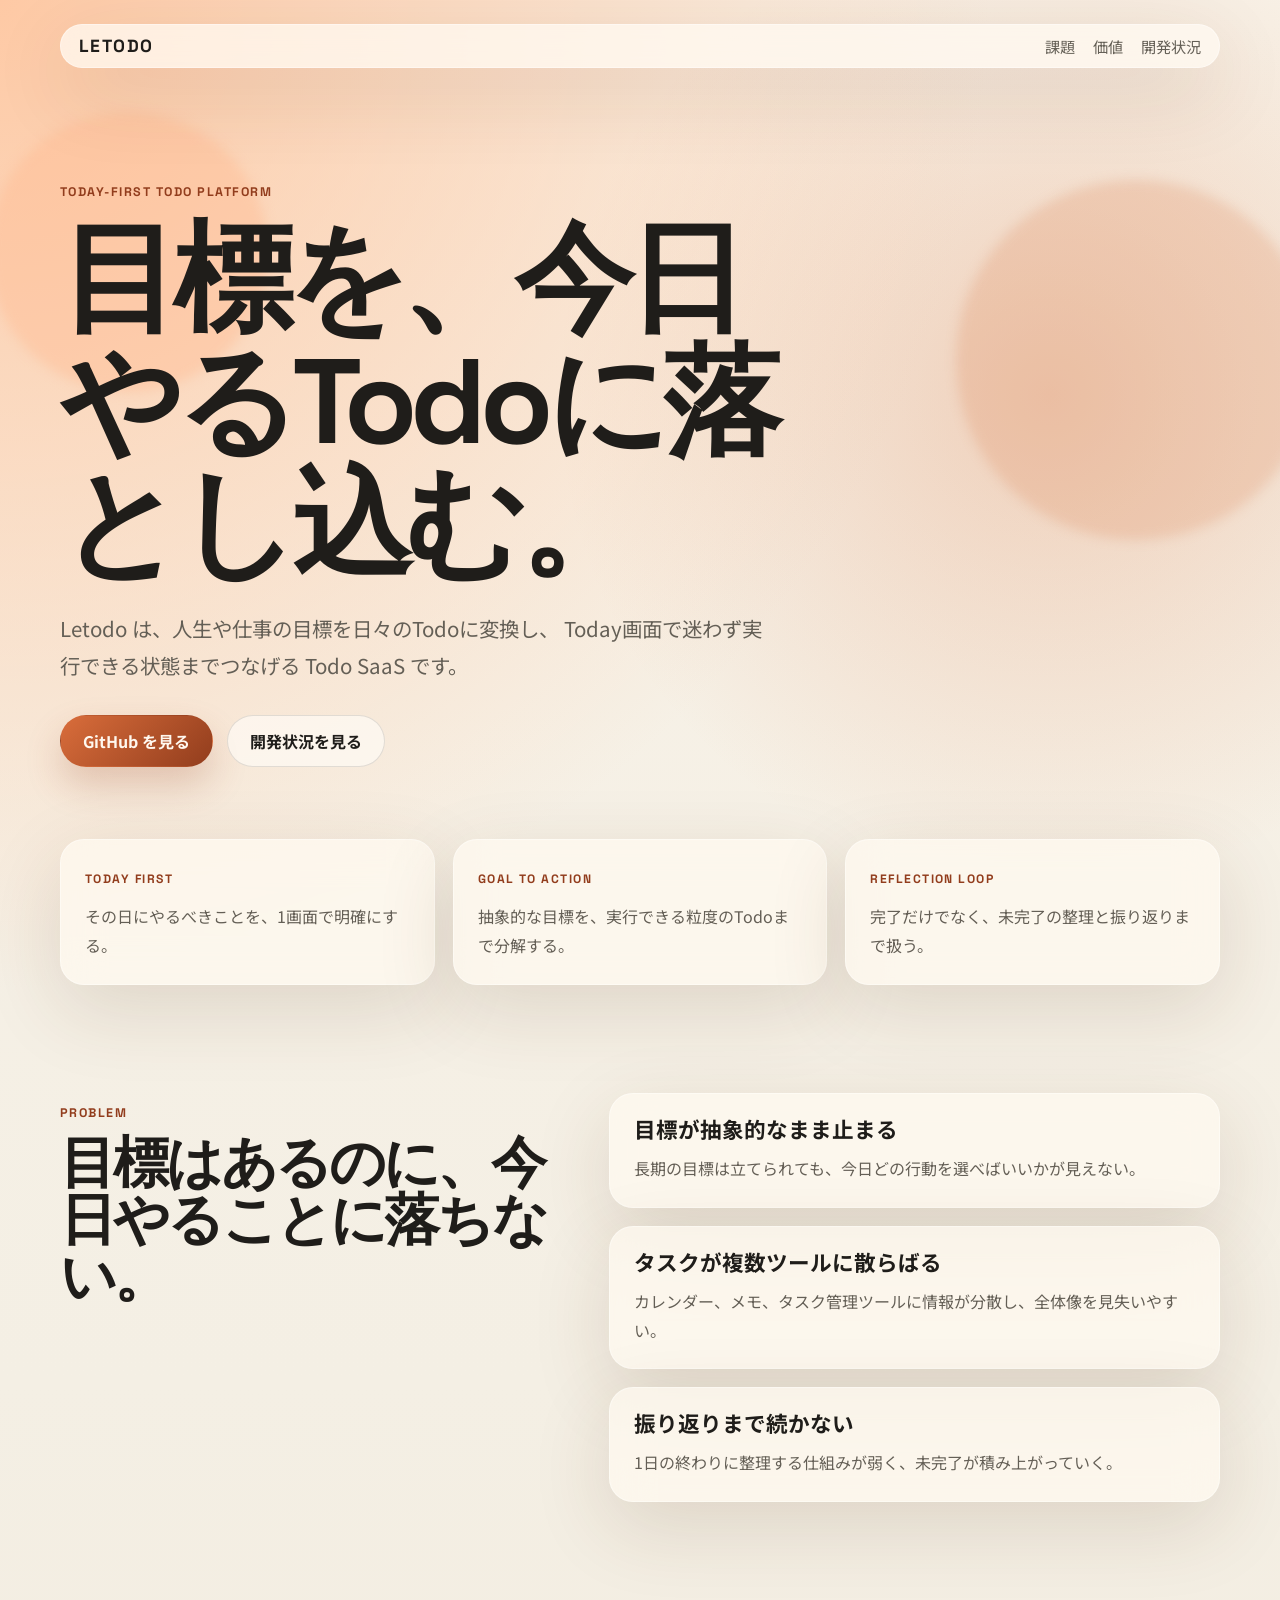
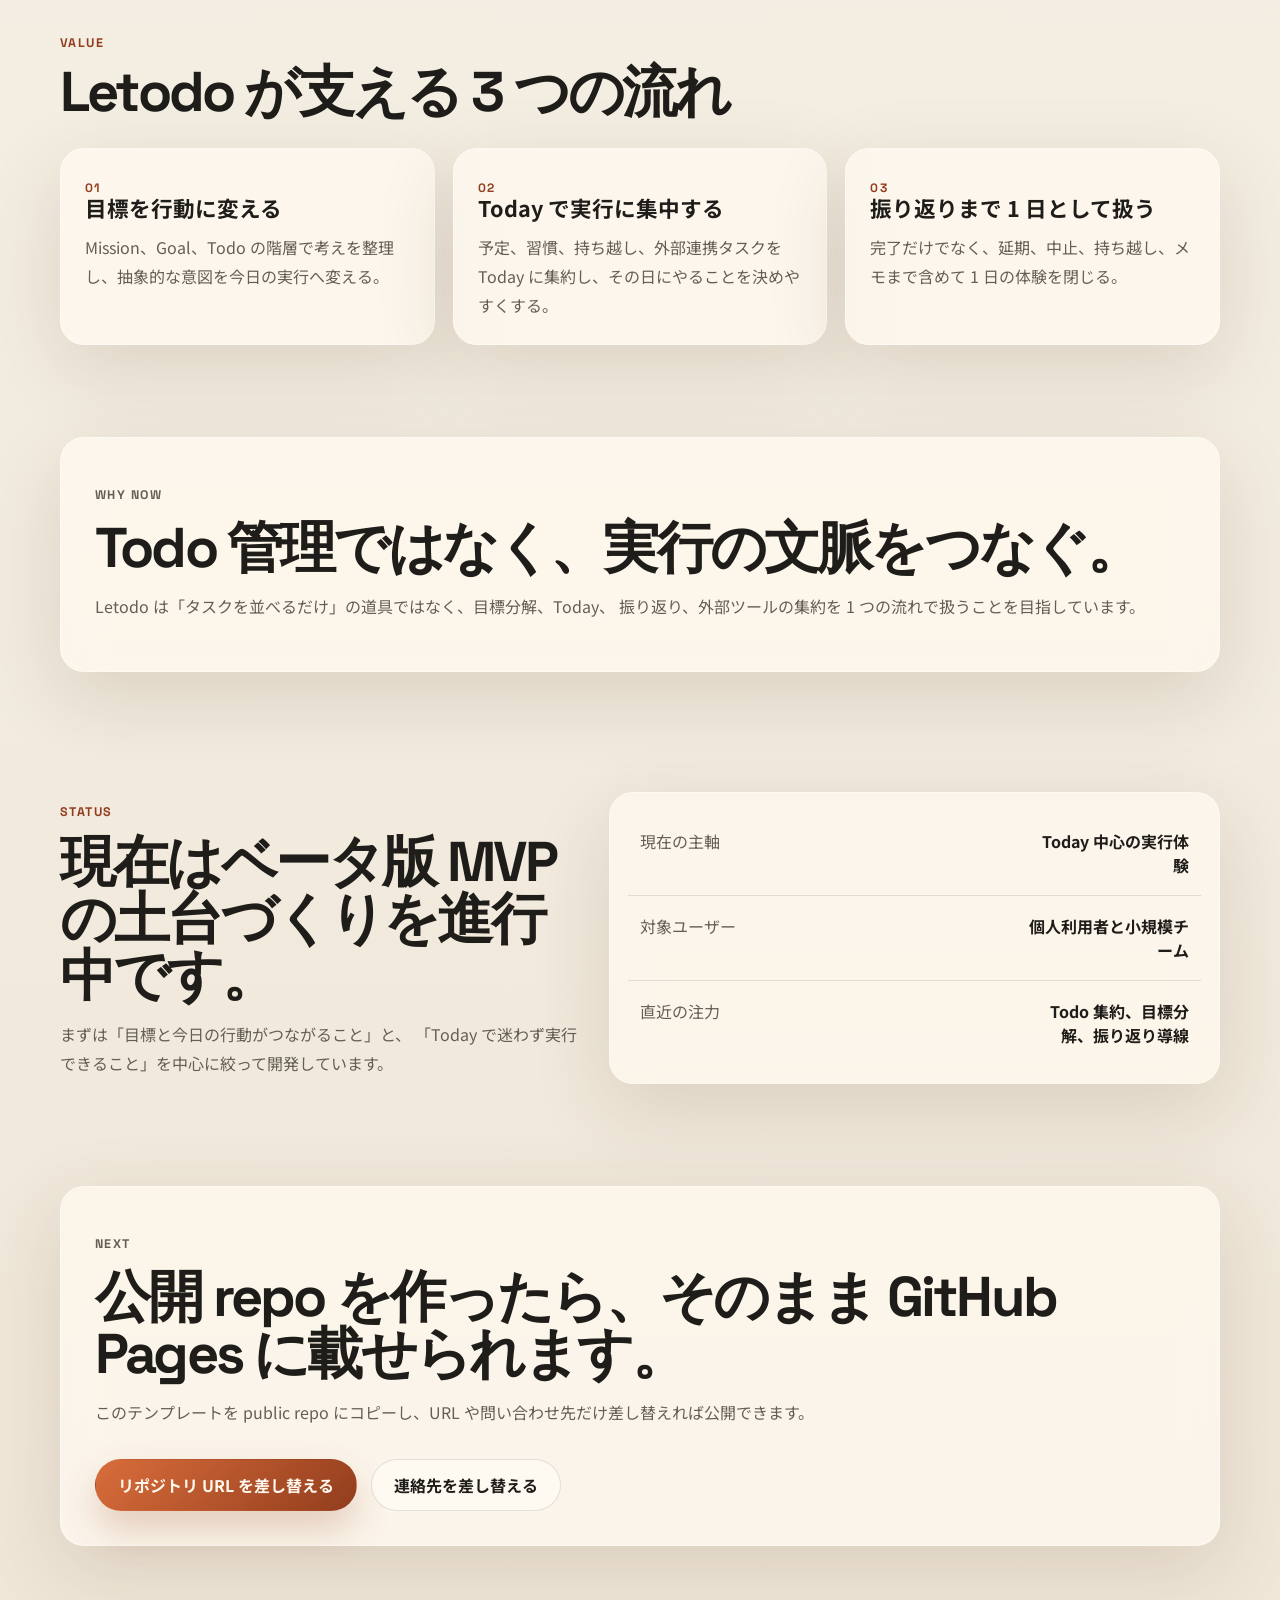
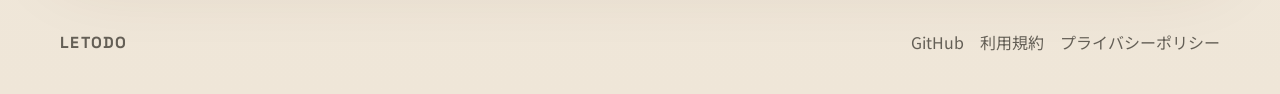
<file: index.html>
<!DOCTYPE html>
<html lang="ja">
  <head>
    <meta charset="UTF-8" />
    <meta name="viewport" content="width=device-width, initial-scale=1.0" />
    <title>Letodo | 目標を、今日やるTodoに落とし込む</title>
    <meta
      name="description"
      content="Letodo は、人生や仕事の目標を日々のTodoに落とし込み、Today画面で実行までつなげる Todo SaaS です。"
    />
    <meta property="og:title" content="Letodo" />
    <meta
      property="og:description"
      content="目標を、今日やるTodoに落とし込み、達成まで支援する。"
    />
    <meta property="og:type" content="website" />
    <meta property="og:locale" content="ja_JP" />
    <link rel="stylesheet" href="./styles.css" />
  </head>
  <body>
    <div class="page-shell">
      <header class="hero">
        <div class="hero__glow hero__glow--left"></div>
        <div class="hero__glow hero__glow--right"></div>
        <nav class="nav">
          <a class="nav__brand" href="#top">Letodo</a>
          <div class="nav__links">
            <a href="#problem">課題</a>
            <a href="#value">価値</a>
            <a href="#status">開発状況</a>
          </div>
        </nav>

        <div class="hero__content" id="top">
          <p class="eyebrow">TODAY-FIRST TODO PLATFORM</p>
          <h1>目標を、今日やるTodoに落とし込む。</h1>
          <p class="hero__lead">
            Letodo は、人生や仕事の目標を日々のTodoに変換し、
            Today画面で迷わず実行できる状態までつなげる Todo SaaS です。
          </p>
          <div class="hero__actions">
            <a
              class="button button--primary"
              href="https://github.com/hitaiji/letodo-site"
            >
              GitHub を見る
            </a>
            <a class="button button--ghost" href="#status">開発状況を見る</a>
          </div>

          <div class="hero__highlights" aria-label="Letodo の特徴">
            <article class="highlight-card">
              <span class="highlight-card__label">Today First</span>
              <p>その日にやるべきことを、1画面で明確にする。</p>
            </article>
            <article class="highlight-card">
              <span class="highlight-card__label">Goal to Action</span>
              <p>抽象的な目標を、実行できる粒度のTodoまで分解する。</p>
            </article>
            <article class="highlight-card">
              <span class="highlight-card__label">Reflection Loop</span>
              <p>完了だけでなく、未完了の整理と振り返りまで扱う。</p>
            </article>
          </div>
        </div>
      </header>

      <main>
        <section class="section section--split" id="problem">
          <div>
            <p class="section__kicker">Problem</p>
            <h2>目標はあるのに、今日やることに落ちない。</h2>
          </div>
          <div class="problem-list">
            <article class="problem-item">
              <h3>目標が抽象的なまま止まる</h3>
              <p>
                長期の目標は立てられても、今日どの行動を選べばいいかが見えない。
              </p>
            </article>
            <article class="problem-item">
              <h3>タスクが複数ツールに散らばる</h3>
              <p>
                カレンダー、メモ、タスク管理ツールに情報が分散し、全体像を見失いやすい。
              </p>
            </article>
            <article class="problem-item">
              <h3>振り返りまで続かない</h3>
              <p>
                1日の終わりに整理する仕組みが弱く、未完了が積み上がっていく。
              </p>
            </article>
          </div>
        </section>

        <section class="section" id="value">
          <p class="section__kicker">Value</p>
          <h2>Letodo が支える 3 つの流れ</h2>
          <div class="value-grid">
            <article class="value-card">
              <span class="value-card__index">01</span>
              <h3>目標を行動に変える</h3>
              <p>
                Mission、Goal、Todo の階層で考えを整理し、抽象的な意図を今日の実行へ変える。
              </p>
            </article>
            <article class="value-card">
              <span class="value-card__index">02</span>
              <h3>Today で実行に集中する</h3>
              <p>
                予定、習慣、持ち越し、外部連携タスクを Today に集約し、その日にやることを決めやすくする。
              </p>
            </article>
            <article class="value-card">
              <span class="value-card__index">03</span>
              <h3>振り返りまで 1 日として扱う</h3>
              <p>
                完了だけでなく、延期、中止、持ち越し、メモまで含めて 1 日の体験を閉じる。
              </p>
            </article>
          </div>
        </section>

        <section class="section section--band">
          <div class="band-card">
            <p class="section__kicker">Why Now</p>
            <h2>Todo 管理ではなく、実行の文脈をつなぐ。</h2>
            <p>
              Letodo は「タスクを並べるだけ」の道具ではなく、目標分解、Today、
              振り返り、外部ツールの集約を 1 つの流れで扱うことを目指しています。
            </p>
          </div>
        </section>

        <section class="section section--split" id="status">
          <div>
            <p class="section__kicker">Status</p>
            <h2>現在はベータ版 MVP の土台づくりを進行中です。</h2>
            <p class="section__body">
              まずは「目標と今日の行動がつながること」と、
              「Today で迷わず実行できること」を中心に絞って開発しています。
            </p>
          </div>
          <div class="status-panel">
            <div class="status-panel__row">
              <span>現在の主軸</span>
              <strong>Today 中心の実行体験</strong>
            </div>
            <div class="status-panel__row">
              <span>対象ユーザー</span>
              <strong>個人利用者と小規模チーム</strong>
            </div>
            <div class="status-panel__row">
              <span>直近の注力</span>
              <strong>Todo 集約、目標分解、振り返り導線</strong>
            </div>
          </div>
        </section>

        <section class="section section--cta">
          <div class="cta-card">
            <p class="section__kicker">Next</p>
            <h2>公開 repo を作ったら、そのまま GitHub Pages に載せられます。</h2>
            <p>
              このテンプレートを public repo にコピーし、URL や問い合わせ先だけ差し替えれば公開できます。
            </p>
            <div class="hero__actions">
              <a
                class="button button--primary"
                href="https://github.com/hitaiji/letodo-site"
              >
                リポジトリ URL を差し替える
              </a>
              <a class="button button--ghost" href="mailto:hello@example.com">
                連絡先を差し替える
              </a>
            </div>
          </div>
        </section>
      </main>

      <footer class="site-footer">
        <p class="site-footer__brand">Letodo</p>
        <div class="site-footer__links">
          <a href="https://github.com/hitaiji/letodo-site">GitHub</a>
          <a href="./terms.html">利用規約</a>
          <a href="./privacy.html">プライバシーポリシー</a>
        </div>
      </footer>
    </div>
  </body>
</html>
</file>
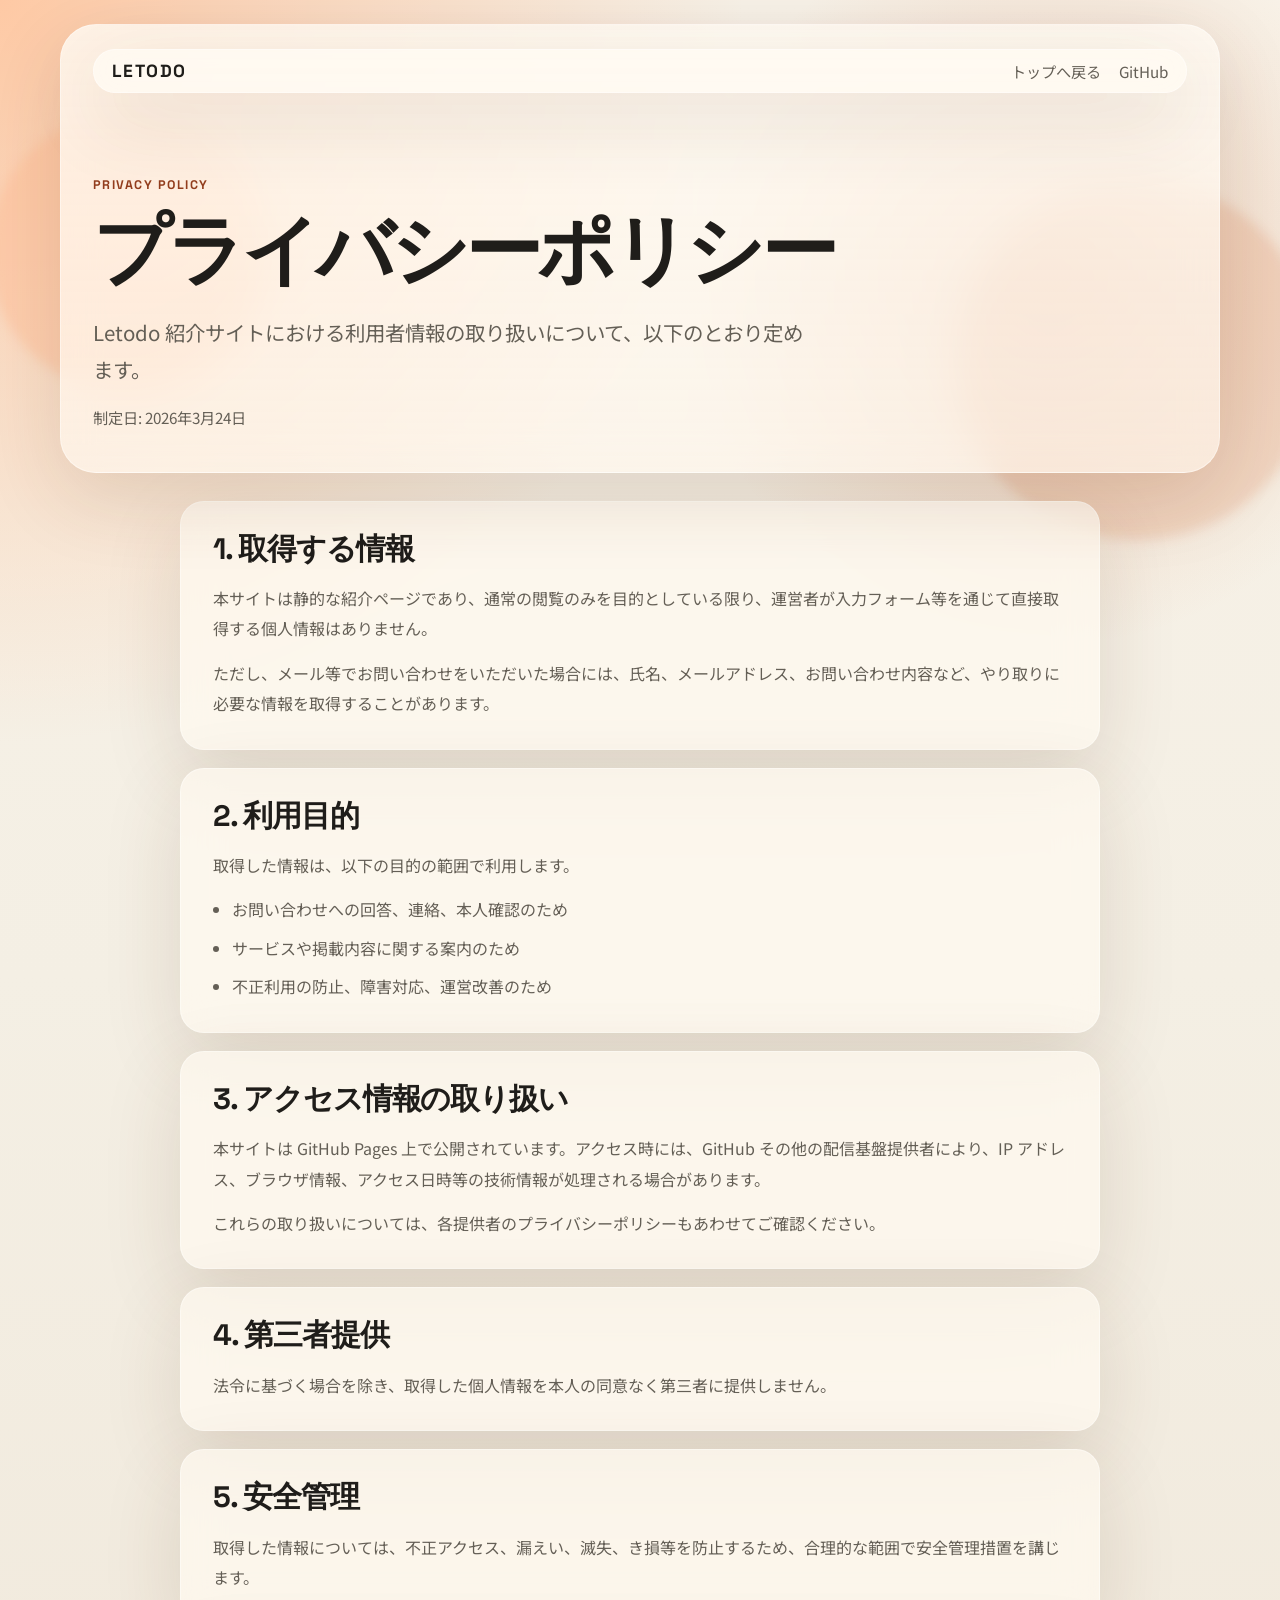
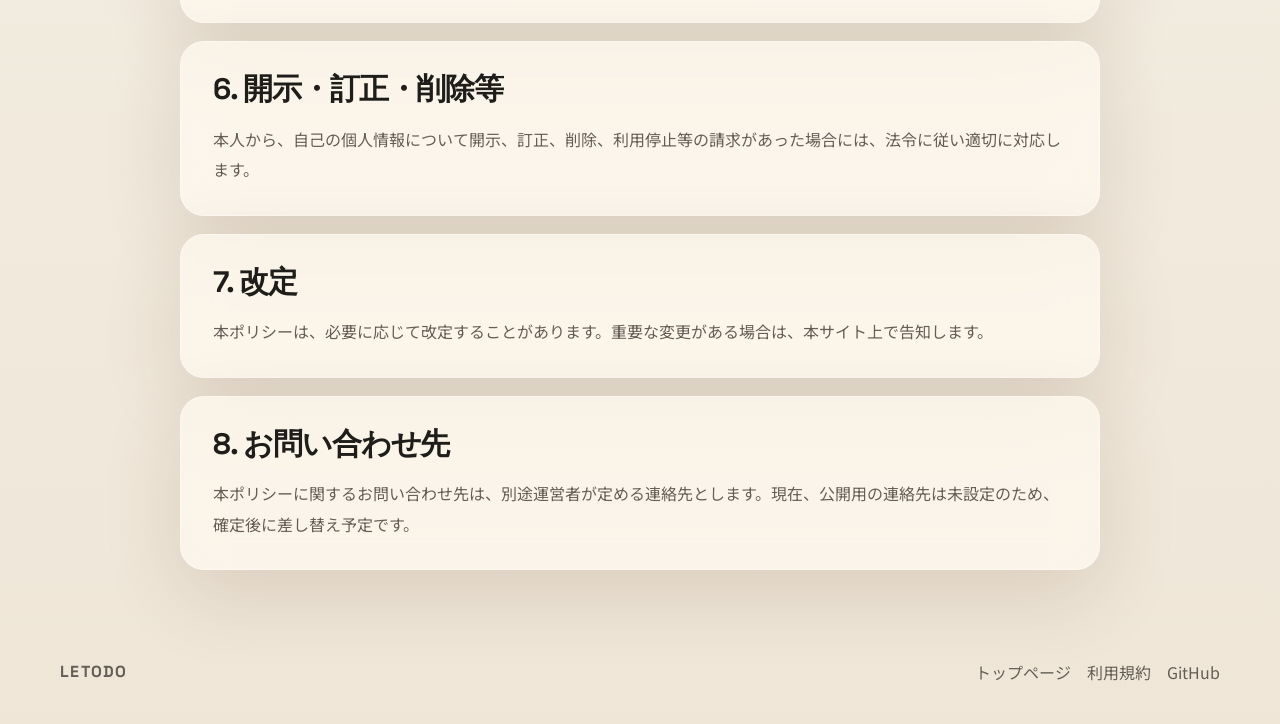
<file: privacy.html>
<!DOCTYPE html>
<html lang="ja">
  <head>
    <meta charset="UTF-8" />
    <meta name="viewport" content="width=device-width, initial-scale=1.0" />
    <title>Letodo | プライバシーポリシー</title>
    <meta
      name="description"
      content="Letodo 紹介サイトにおける個人情報の取り扱い方針をまとめたページです。"
    />
    <meta property="og:title" content="Letodo | プライバシーポリシー" />
    <meta
      property="og:description"
      content="Letodo 紹介サイトにおける個人情報の取り扱い方針。"
    />
    <meta property="og:type" content="website" />
    <meta property="og:locale" content="ja_JP" />
    <link rel="stylesheet" href="./styles.css" />
  </head>
  <body>
    <div class="page-shell page-shell--legal">
      <header class="legal-header">
        <div class="hero__glow hero__glow--left"></div>
        <div class="hero__glow hero__glow--right"></div>
        <div class="legal-frame">
          <nav class="nav">
            <a class="nav__brand" href="./index.html">Letodo</a>
            <div class="nav__links">
              <a href="./index.html">トップへ戻る</a>
              <a href="https://github.com/hitaiji/letodo-site">GitHub</a>
            </div>
          </nav>

          <div class="legal-hero">
            <p class="eyebrow">Privacy Policy</p>
            <h1>プライバシーポリシー</h1>
            <p class="hero__lead">
              Letodo 紹介サイトにおける利用者情報の取り扱いについて、以下のとおり定めます。
            </p>
            <p class="legal-meta">制定日: 2026年3月24日</p>
          </div>
        </div>
      </header>

      <main class="legal-main">
        <section class="legal-card">
          <h2>1. 取得する情報</h2>
          <p>
            本サイトは静的な紹介ページであり、通常の閲覧のみを目的としている限り、運営者が入力フォーム等を通じて直接取得する個人情報はありません。
          </p>
          <p>
            ただし、メール等でお問い合わせをいただいた場合には、氏名、メールアドレス、お問い合わせ内容など、やり取りに必要な情報を取得することがあります。
          </p>
        </section>

        <section class="legal-card">
          <h2>2. 利用目的</h2>
          <p>取得した情報は、以下の目的の範囲で利用します。</p>
          <ul class="legal-list">
            <li>お問い合わせへの回答、連絡、本人確認のため</li>
            <li>サービスや掲載内容に関する案内のため</li>
            <li>不正利用の防止、障害対応、運営改善のため</li>
          </ul>
        </section>

        <section class="legal-card">
          <h2>3. アクセス情報の取り扱い</h2>
          <p>
            本サイトは GitHub Pages 上で公開されています。アクセス時には、GitHub その他の配信基盤提供者により、IP アドレス、ブラウザ情報、アクセス日時等の技術情報が処理される場合があります。
          </p>
          <p>
            これらの取り扱いについては、各提供者のプライバシーポリシーもあわせてご確認ください。
          </p>
        </section>

        <section class="legal-card">
          <h2>4. 第三者提供</h2>
          <p>
            法令に基づく場合を除き、取得した個人情報を本人の同意なく第三者に提供しません。
          </p>
        </section>

        <section class="legal-card">
          <h2>5. 安全管理</h2>
          <p>
            取得した情報については、不正アクセス、漏えい、滅失、き損等を防止するため、合理的な範囲で安全管理措置を講じます。
          </p>
        </section>

        <section class="legal-card">
          <h2>6. 開示・訂正・削除等</h2>
          <p>
            本人から、自己の個人情報について開示、訂正、削除、利用停止等の請求があった場合には、法令に従い適切に対応します。
          </p>
        </section>

        <section class="legal-card">
          <h2>7. 改定</h2>
          <p>
            本ポリシーは、必要に応じて改定することがあります。重要な変更がある場合は、本サイト上で告知します。
          </p>
        </section>

        <section class="legal-card">
          <h2>8. お問い合わせ先</h2>
          <p>
            本ポリシーに関するお問い合わせ先は、別途運営者が定める連絡先とします。現在、公開用の連絡先は未設定のため、確定後に差し替え予定です。
          </p>
        </section>
      </main>

      <footer class="site-footer">
        <p class="site-footer__brand">Letodo</p>
        <div class="site-footer__links">
          <a href="./index.html">トップページ</a>
          <a href="./terms.html">利用規約</a>
          <a href="https://github.com/hitaiji/letodo-site">GitHub</a>
        </div>
      </footer>
    </div>
  </body>
</html>
</file>
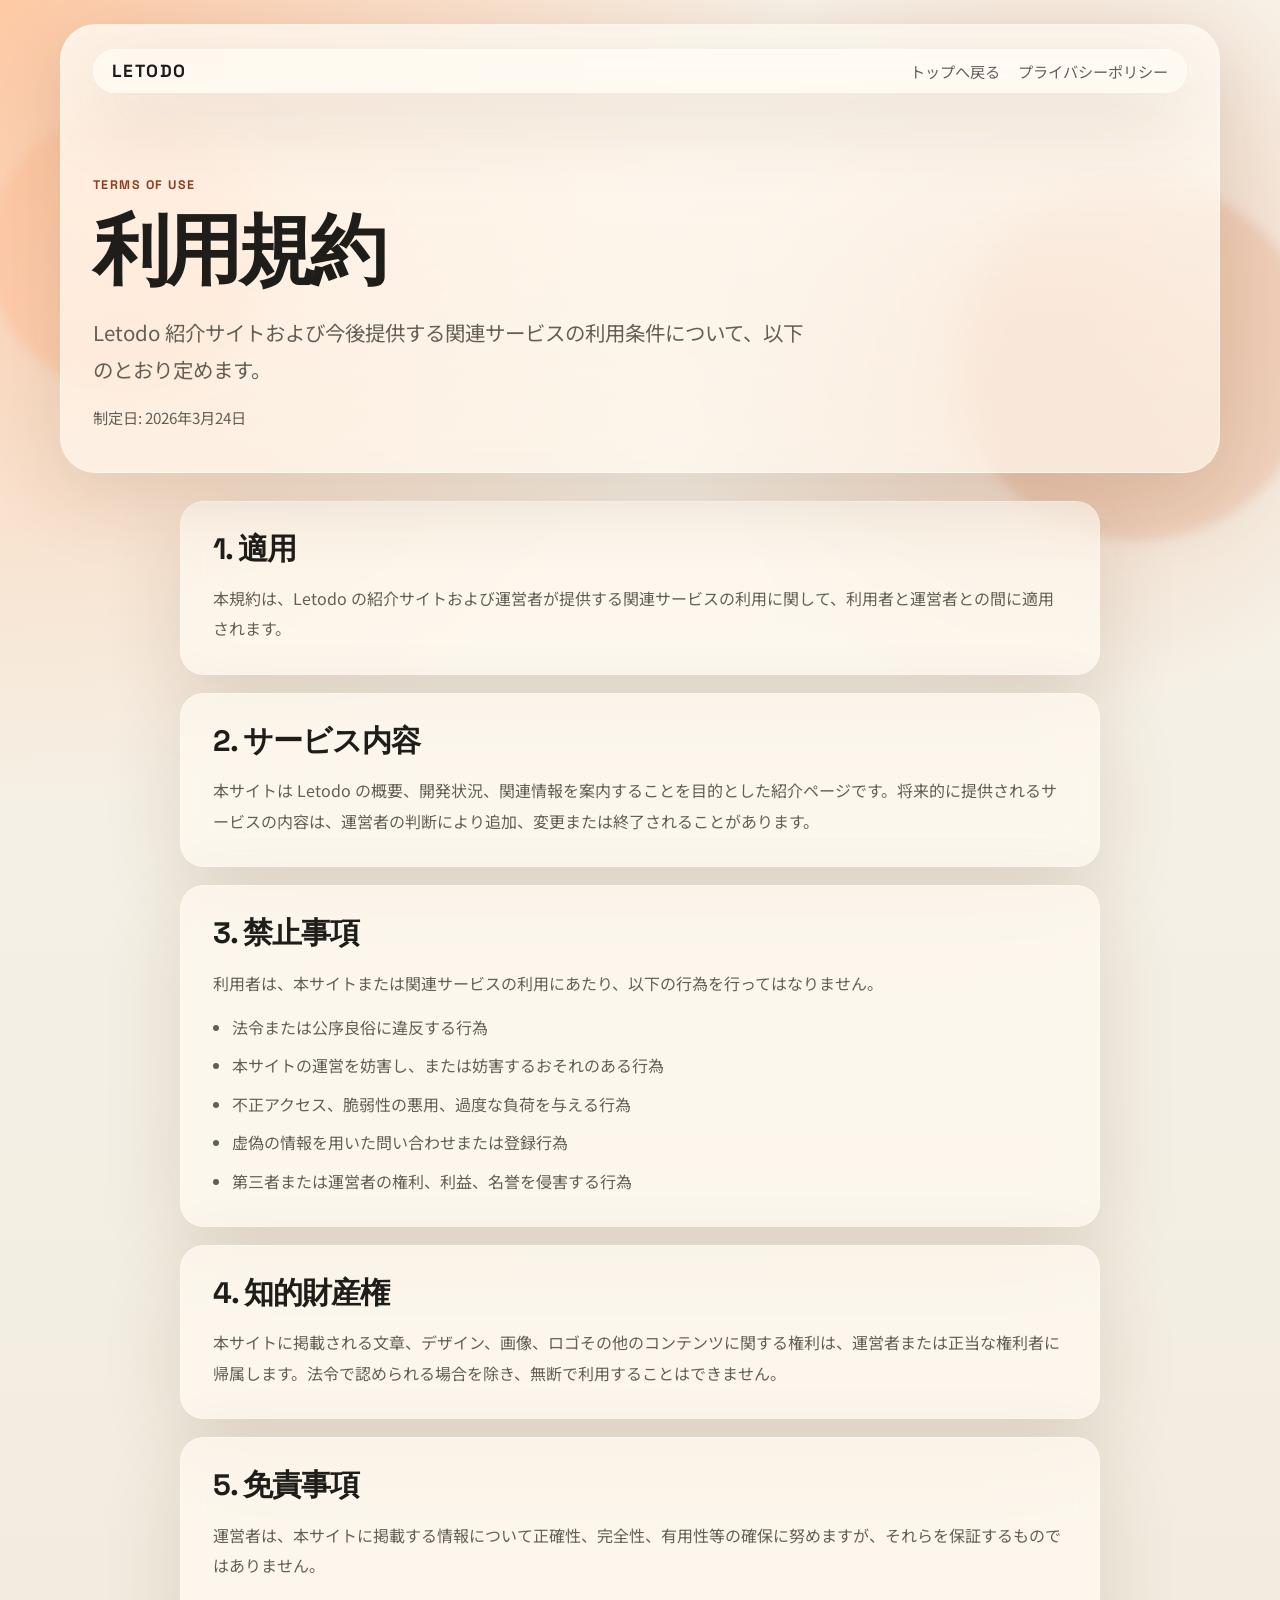
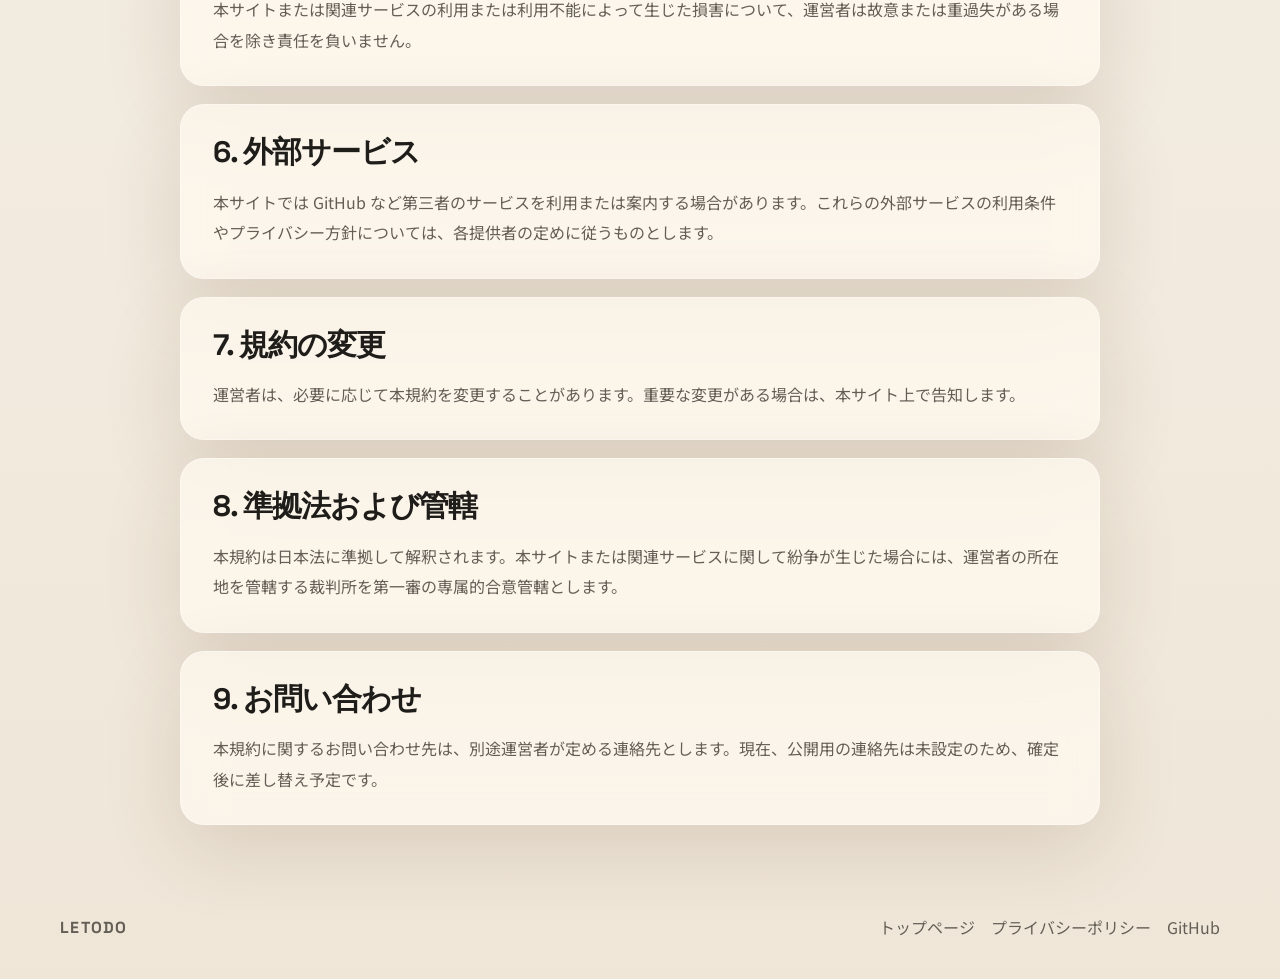
<file: terms.html>
<!DOCTYPE html>
<html lang="ja">
  <head>
    <meta charset="UTF-8" />
    <meta name="viewport" content="width=device-width, initial-scale=1.0" />
    <title>Letodo | 利用規約</title>
    <meta
      name="description"
      content="Letodo 紹介サイトおよび今後提供するサービスに関する利用条件をまとめたページです。"
    />
    <meta property="og:title" content="Letodo | 利用規約" />
    <meta
      property="og:description"
      content="Letodo 紹介サイトおよび今後提供するサービスに関する利用条件。"
    />
    <meta property="og:type" content="website" />
    <meta property="og:locale" content="ja_JP" />
    <link rel="stylesheet" href="./styles.css" />
  </head>
  <body>
    <div class="page-shell page-shell--legal">
      <header class="legal-header">
        <div class="hero__glow hero__glow--left"></div>
        <div class="hero__glow hero__glow--right"></div>
        <div class="legal-frame">
          <nav class="nav">
            <a class="nav__brand" href="./index.html">Letodo</a>
            <div class="nav__links">
              <a href="./index.html">トップへ戻る</a>
              <a href="./privacy.html">プライバシーポリシー</a>
            </div>
          </nav>

          <div class="legal-hero">
            <p class="eyebrow">Terms of Use</p>
            <h1>利用規約</h1>
            <p class="hero__lead">
              Letodo 紹介サイトおよび今後提供する関連サービスの利用条件について、以下のとおり定めます。
            </p>
            <p class="legal-meta">制定日: 2026年3月24日</p>
          </div>
        </div>
      </header>

      <main class="legal-main">
        <section class="legal-card">
          <h2>1. 適用</h2>
          <p>
            本規約は、Letodo の紹介サイトおよび運営者が提供する関連サービスの利用に関して、利用者と運営者との間に適用されます。
          </p>
        </section>

        <section class="legal-card">
          <h2>2. サービス内容</h2>
          <p>
            本サイトは Letodo の概要、開発状況、関連情報を案内することを目的とした紹介ページです。将来的に提供されるサービスの内容は、運営者の判断により追加、変更または終了されることがあります。
          </p>
        </section>

        <section class="legal-card">
          <h2>3. 禁止事項</h2>
          <p>利用者は、本サイトまたは関連サービスの利用にあたり、以下の行為を行ってはなりません。</p>
          <ul class="legal-list">
            <li>法令または公序良俗に違反する行為</li>
            <li>本サイトの運営を妨害し、または妨害するおそれのある行為</li>
            <li>不正アクセス、脆弱性の悪用、過度な負荷を与える行為</li>
            <li>虚偽の情報を用いた問い合わせまたは登録行為</li>
            <li>第三者または運営者の権利、利益、名誉を侵害する行為</li>
          </ul>
        </section>

        <section class="legal-card">
          <h2>4. 知的財産権</h2>
          <p>
            本サイトに掲載される文章、デザイン、画像、ロゴその他のコンテンツに関する権利は、運営者または正当な権利者に帰属します。法令で認められる場合を除き、無断で利用することはできません。
          </p>
        </section>

        <section class="legal-card">
          <h2>5. 免責事項</h2>
          <p>
            運営者は、本サイトに掲載する情報について正確性、完全性、有用性等の確保に努めますが、それらを保証するものではありません。
          </p>
          <p>
            本サイトまたは関連サービスの利用または利用不能によって生じた損害について、運営者は故意または重過失がある場合を除き責任を負いません。
          </p>
        </section>

        <section class="legal-card">
          <h2>6. 外部サービス</h2>
          <p>
            本サイトでは GitHub など第三者のサービスを利用または案内する場合があります。これらの外部サービスの利用条件やプライバシー方針については、各提供者の定めに従うものとします。
          </p>
        </section>

        <section class="legal-card">
          <h2>7. 規約の変更</h2>
          <p>
            運営者は、必要に応じて本規約を変更することがあります。重要な変更がある場合は、本サイト上で告知します。
          </p>
        </section>

        <section class="legal-card">
          <h2>8. 準拠法および管轄</h2>
          <p>
            本規約は日本法に準拠して解釈されます。本サイトまたは関連サービスに関して紛争が生じた場合には、運営者の所在地を管轄する裁判所を第一審の専属的合意管轄とします。
          </p>
        </section>

        <section class="legal-card">
          <h2>9. お問い合わせ</h2>
          <p>
            本規約に関するお問い合わせ先は、別途運営者が定める連絡先とします。現在、公開用の連絡先は未設定のため、確定後に差し替え予定です。
          </p>
        </section>
      </main>

      <footer class="site-footer">
        <p class="site-footer__brand">Letodo</p>
        <div class="site-footer__links">
          <a href="./index.html">トップページ</a>
          <a href="./privacy.html">プライバシーポリシー</a>
          <a href="https://github.com/hitaiji/letodo-site">GitHub</a>
        </div>
      </footer>
    </div>
  </body>
</html>
</file>
<file: styles.css>
@import url("https://fonts.googleapis.com/css2?family=Space+Grotesk:wght@400;500;700&family=Noto+Sans+JP:wght@400;500;700&display=swap");

:root {
  --bg: #f4efe4;
  --surface: rgba(255, 250, 240, 0.72);
  --surface-strong: #fff9ef;
  --text: #1f1d1a;
  --muted: #645f56;
  --line: rgba(31, 29, 26, 0.12);
  --accent: #d96d3b;
  --accent-deep: #923d1d;
  --accent-soft: #ffd8c3;
  --shadow: 0 24px 80px rgba(83, 52, 24, 0.14);
  --radius-xl: 32px;
  --radius-lg: 24px;
  --radius-md: 18px;
  --max-width: 1160px;
}

* {
  box-sizing: border-box;
}

html {
  scroll-behavior: smooth;
}

body {
  margin: 0;
  color: var(--text);
  font-family: "Noto Sans JP", sans-serif;
  background:
    radial-gradient(circle at top left, rgba(255, 194, 153, 0.85), transparent 28%),
    radial-gradient(circle at 82% 12%, rgba(220, 122, 72, 0.28), transparent 16%),
    linear-gradient(180deg, #f8f2e8 0%, #f4efe4 42%, #efe6d8 100%);
}

a {
  color: inherit;
  text-decoration: none;
}

.page-shell {
  overflow: hidden;
}

.page-shell--legal {
  min-height: 100vh;
}

.legal-header,
.hero,
.section {
  position: relative;
  width: min(calc(100% - 32px), var(--max-width));
  margin: 0 auto;
}

.hero {
  min-height: 100vh;
  padding: 24px 0 72px;
}

.hero--compact {
  min-height: auto;
  padding-bottom: 24px;
}

.legal-header {
  padding: 24px 0 28px;
}

.hero__glow {
  position: absolute;
  z-index: 0;
  border-radius: 999px;
  filter: blur(6px);
}

.hero__glow--left {
  top: 112px;
  left: -72px;
  width: 280px;
  height: 280px;
  background: rgba(255, 186, 145, 0.44);
}

.hero__glow--right {
  top: 180px;
  right: -96px;
  width: 360px;
  height: 360px;
  background: rgba(217, 109, 59, 0.18);
}

.nav,
.hero__content,
.problem-list,
.value-grid,
.band-card,
.status-panel,
.cta-card {
  position: relative;
  z-index: 1;
}

.nav {
  display: flex;
  align-items: center;
  justify-content: space-between;
  gap: 24px;
  padding: 10px 18px;
  background: rgba(255, 250, 242, 0.75);
  border: 1px solid rgba(255, 255, 255, 0.4);
  border-radius: 999px;
  box-shadow: var(--shadow);
  backdrop-filter: blur(18px);
}

.nav__brand {
  font-family: "Space Grotesk", sans-serif;
  font-size: 1.1rem;
  font-weight: 700;
  letter-spacing: 0.08em;
  text-transform: uppercase;
}

.nav__links {
  display: flex;
  gap: 18px;
  color: var(--muted);
  font-size: 0.95rem;
}

.hero__content {
  padding-top: 104px;
}

.eyebrow,
.section__kicker,
.highlight-card__label,
.value-card__index {
  font-family: "Space Grotesk", sans-serif;
  letter-spacing: 0.12em;
  text-transform: uppercase;
}

.eyebrow,
.section__kicker {
  color: var(--accent-deep);
  font-size: 0.78rem;
  font-weight: 700;
}

h1,
h2,
h3 {
  margin: 0;
  line-height: 1.02;
}

h1,
h2 {
  font-family: "Space Grotesk", sans-serif;
}

h1 {
  max-width: 10ch;
  margin-top: 18px;
  font-size: clamp(3.8rem, 10vw, 7.5rem);
  letter-spacing: -0.06em;
}

.hero__lead,
.section__body,
.problem-item p,
.value-card p,
.band-card p,
.cta-card p,
.highlight-card p {
  color: var(--muted);
  line-height: 1.8;
}

.hero__lead {
  max-width: 720px;
  margin: 24px 0 0;
  font-size: clamp(1.05rem, 1.8vw, 1.28rem);
}

.hero__actions {
  display: flex;
  flex-wrap: wrap;
  gap: 14px;
  margin-top: 32px;
}

.button {
  display: inline-flex;
  align-items: center;
  justify-content: center;
  min-height: 52px;
  padding: 0 22px;
  border-radius: 999px;
  border: 1px solid transparent;
  font-weight: 700;
  transition:
    transform 180ms ease,
    background-color 180ms ease,
    border-color 180ms ease;
}

.button:hover {
  transform: translateY(-1px);
}

.button--primary {
  color: #fff8ef;
  background: linear-gradient(135deg, var(--accent) 0%, var(--accent-deep) 100%);
  box-shadow: 0 18px 36px rgba(146, 61, 29, 0.22);
}

.button--ghost {
  color: var(--text);
  background: rgba(255, 252, 247, 0.64);
  border-color: rgba(31, 29, 26, 0.12);
}

.hero__highlights {
  display: grid;
  grid-template-columns: repeat(3, minmax(0, 1fr));
  gap: 18px;
  margin-top: 72px;
}

.legal-frame,
.legal-hero,
.site-footer {
  position: relative;
  z-index: 1;
}

.legal-frame {
  padding: 24px 32px 36px;
  background: linear-gradient(180deg, rgba(255, 250, 242, 0.82), rgba(255, 247, 237, 0.66));
  border: 1px solid rgba(255, 255, 255, 0.42);
  border-radius: 36px;
  box-shadow: var(--shadow);
  backdrop-filter: blur(18px);
}

.legal-hero {
  max-width: 760px;
  padding: 72px 0 8px;
}

.legal-hero h1 {
  max-width: none;
  font-size: clamp(2.8rem, 7vw, 4.8rem);
}

.legal-meta {
  margin: 18px 0 0;
  color: var(--muted);
  font-size: 0.95rem;
}

.highlight-card,
.problem-item,
.value-card,
.band-card,
.status-panel,
.cta-card {
  background: var(--surface);
  border: 1px solid rgba(255, 255, 255, 0.38);
  border-radius: var(--radius-lg);
  box-shadow: var(--shadow);
  backdrop-filter: blur(20px);
}

.highlight-card,
.problem-item,
.value-card {
  padding: 24px;
}

.highlight-card__label,
.value-card__index {
  color: var(--accent-deep);
  font-size: 0.76rem;
  font-weight: 700;
}

.highlight-card p,
.problem-item p,
.value-card p {
  margin: 14px 0 0;
}

.section {
  padding: 36px 0 84px;
}

.section--split {
  display: grid;
  grid-template-columns: minmax(0, 0.92fr) minmax(0, 1.08fr);
  gap: 28px;
  align-items: start;
}

.section h2 {
  margin-top: 12px;
  font-size: clamp(2rem, 5vw, 3.5rem);
  letter-spacing: -0.05em;
}

.problem-list,
.value-grid {
  display: grid;
  gap: 18px;
}

.problem-item h3,
.value-card h3 {
  font-size: 1.35rem;
}

.value-grid {
  grid-template-columns: repeat(3, minmax(0, 1fr));
  margin-top: 28px;
}

.band-card,
.cta-card {
  padding: 34px;
}

.section--band,
.section--cta {
  padding-top: 8px;
}

.status-panel {
  padding: 18px;
}

.status-panel__row {
  display: flex;
  justify-content: space-between;
  gap: 16px;
  padding: 18px 12px;
  border-bottom: 1px solid var(--line);
}

.status-panel__row:last-child {
  border-bottom: 0;
}

.status-panel__row span {
  color: var(--muted);
}

.status-panel__row strong {
  max-width: 18ch;
  text-align: right;
}

.legal-main {
  width: min(calc(100% - 32px), 920px);
  margin: 0 auto;
  padding: 0 0 72px;
}

.legal-card {
  margin-bottom: 18px;
  padding: 30px 32px;
  background: var(--surface);
  border: 1px solid rgba(255, 255, 255, 0.38);
  border-radius: var(--radius-lg);
  box-shadow: var(--shadow);
  backdrop-filter: blur(20px);
}

.legal-card h2 {
  margin-bottom: 16px;
  font-size: clamp(1.35rem, 3vw, 1.85rem);
  letter-spacing: -0.04em;
  line-height: 1.2;
}

.legal-card p {
  margin: 0 0 14px;
  color: var(--muted);
  line-height: 1.9;
}

.legal-card p:last-child {
  margin-bottom: 0;
}

.legal-list {
  margin: 0;
  padding-left: 1.2rem;
  color: var(--muted);
  line-height: 1.9;
}

.legal-list li + li {
  margin-top: 8px;
}

.site-footer {
  display: flex;
  align-items: center;
  justify-content: space-between;
  gap: 18px;
  width: min(calc(100% - 32px), var(--max-width));
  margin: 0 auto;
  padding: 0 0 40px;
  color: var(--muted);
}

.site-footer__brand {
  margin: 0;
  font-family: "Space Grotesk", sans-serif;
  font-weight: 700;
  letter-spacing: 0.08em;
  text-transform: uppercase;
}

.site-footer__links {
  display: flex;
  flex-wrap: wrap;
  gap: 16px;
}

@media (max-width: 980px) {
  .hero__highlights,
  .value-grid,
  .section--split {
    grid-template-columns: 1fr;
  }

  .hero__content {
    padding-top: 72px;
  }

  .legal-frame {
    padding: 24px 26px 32px;
  }

  .legal-hero {
    padding-top: 56px;
  }

  h1 {
    max-width: none;
  }
}

@media (max-width: 720px) {
  .hero,
  .legal-header,
  .section,
  .legal-main,
  .site-footer {
    width: min(calc(100% - 20px), var(--max-width));
  }

  .nav {
    align-items: flex-start;
    flex-direction: column;
    border-radius: 28px;
  }

  .nav__links {
    flex-wrap: wrap;
  }

  .hero {
    padding-bottom: 48px;
  }

  .legal-header {
    padding-bottom: 20px;
  }

  .hero__content {
    padding-top: 56px;
  }

  .legal-frame {
    padding: 18px 18px 24px;
    border-radius: 24px;
  }

  .legal-hero {
    padding-top: 40px;
  }

  h1 {
    font-size: clamp(3rem, 16vw, 4.4rem);
  }

  .highlight-card,
  .problem-item,
  .value-card,
  .band-card,
  .status-panel,
  .cta-card,
  .legal-card {
    border-radius: var(--radius-md);
  }

  .status-panel__row {
    flex-direction: column;
  }

  .status-panel__row strong {
    max-width: none;
    text-align: left;
  }

  .legal-card {
    padding: 24px 22px;
  }

  .site-footer {
    align-items: flex-start;
    flex-direction: column;
    padding-bottom: 32px;
  }
}
</file>
